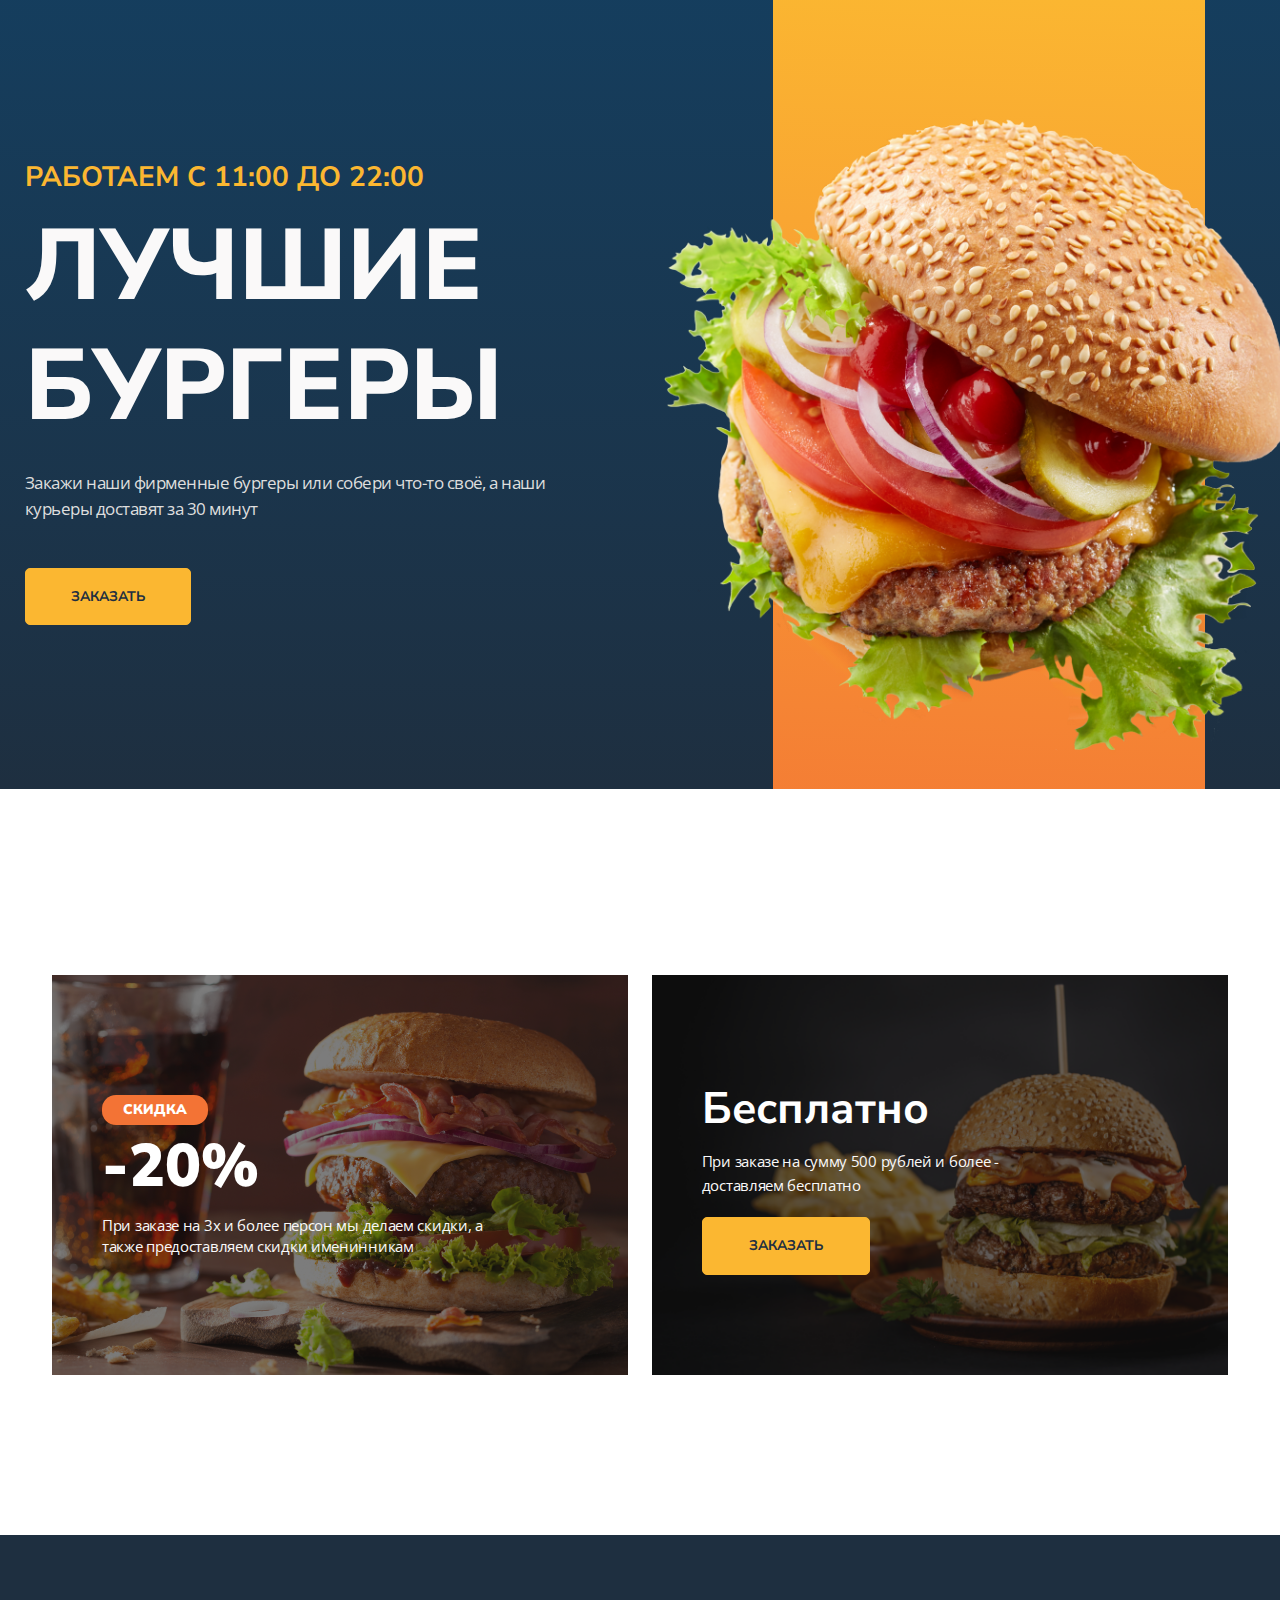
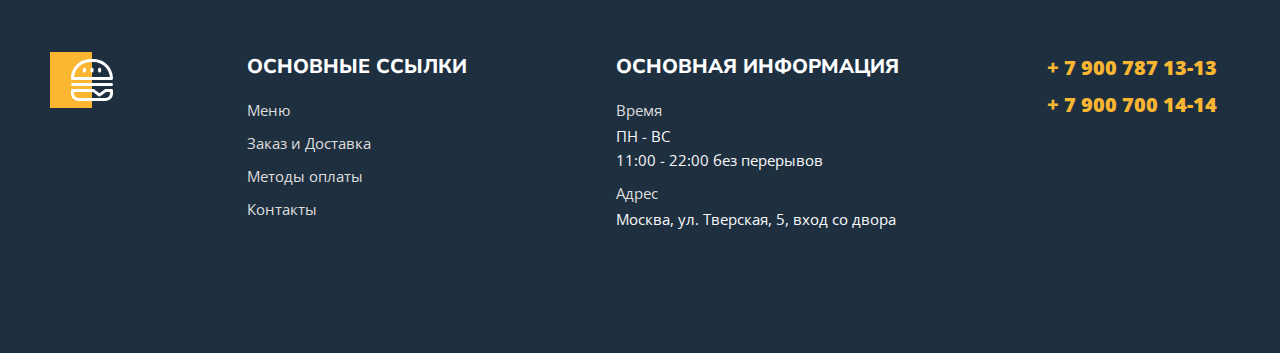
<file: index.html>
<!DOCTYPE html>
<html lang="ru">

<head>
    <meta charset="UTF-8">
    <meta http-equiv="X-UA-Compatible" content="IE=edge">
    <meta name="viewport" content="width=device-width, initial-scale=1.0">
    <title>Burgers</title>
    <link rel="preconnect" href="https://fonts.googleapis.com">
    <link rel="preconnect" href="https://fonts.gstatic.com" crossorigin>
    <link href="https://fonts.googleapis.com/css2?family=Nunito+Sans:wght@600;700;800;900&family=Open+Sans:wght@400;600;700&display=swap" rel="stylesheet">
	<link rel="stylesheet" href="css/normalize.css">
	<link rel="stylesheet" href="css/main.css">
	<link rel="apple-touch-icon" sizes="192x192" href="images/favicon/android-chrome-192x192.png">
	<link rel="icon" type="image/png" sizes="512x512" href="images/favicon/android-chrome-512x512.png">
	<link rel="icon" sizes="16x16" href="images/favicon/favicon.ico">
	<link rel="apple-touch-icon" sizes="180x180" href="images/favicon/apple-touch-icon.png">
	<link rel="icon" type="image/png" sizes="32x32" href="images/favicon/favicon-32x32.png">
	<link rel="icon" type="image/png" sizes="16x16" href="images/favicon/favicon-16x16.png">
	<link rel="mask-icon" href="images/favicon/safari-pinned-tab.svg" color="#5bbad5">
	<meta name="msapplication-TileColor" content="#da532c">
	<meta name="theme-color" content="#ffffff">
</head>

<body>
    <div class="main">
        <div class="wrapper">
            <div class="content">
                <h1 class="content-title">
                    <span>работаем с 11:00 до 22:00</span>
                    Лучшие бургеры
                </h1>
                <p class="content-text">
                    Закажи наши фирменные бургеры или собери что-то своё, а&nbsp;наши курьеры доставят
                    за&nbsp;30&nbsp;минут
                </p>
                <a class="content-link" href="menu.html">заказать</a>
            </div>
            <div class="visual">
                <div class="visual-bg"></div>
                <img src="images/burger.png" alt="картинка">
            </div>
        </div>
    </div>
    <div class="promo">
        <div class="wrapper wrapper-promo">
            <div class="promo-left">
                <p class="sale">скидка</p>
                <p class="cost">-20%</p>
                <p class="promo-description">При заказе на 3х и более персон мы делаем скидки, а также предоставляем скидки
                    именинникам</p>
            </div>
            <div class="promo-right">
                <p class="free">Бесплатно</p>
                <p class="promo-description">При заказе на сумму 500 рублей и более - доставляем бесплатно</p>
                <a class="order" href="menu.html">заказать</a>
            </div>
        </div>
    </div>
	<footer class="footer">
		<div class="container">
			<div class="footer-box">
				<div class="footer-item">
					<img class="footer-logo" src="images/logo-footer.svg" alt="логотип бургер">
				</div>
				<div class="footer-item">
					<h2>основные ссылки</h2>
					<ul class="footer-list">
						<li><a href="menu.html">Меню</a></li>
						<li><a href="contact.html">Заказ и Доставка</a></li>
						<li><a href="contact.html">Методы оплаты</a></li>
						<li><a href="contact.html">Контакты</a></li>
					</ul>
					<ul class="footer-list footer-lis-tel">
						<li>
							<a href="tel:+79007871313">+ 7 900 787 13-13</a>
						</li>
						<li>
							<a href="tel:+79007001414">+ 7 900 700 14-14</a>
						</li>
					</ul>
				</div>
				<div class="footer-item">
					<h2 class="footer-item-other">основная информация</h2>
					<ul class="footer-list">
						<li>
							<span>Время</span>
							ПН - ВС <br>
							11:00 - 22:00 без перерывов
						</li>
						<li>
							<span>Адрес</span>
							Москва, ул. Тверская, 5, вход со двора
						</li>
					</ul>
				</div>
				<div class="footer-tel">
					<ul class="footer-list footer-lis-tel">
						<li>
							<a href="tel:+79007871313">+ 7 900 787 13-13</a>
						</li>
						<li>
							<a href="tel:+79007001414">+ 7 900 700 14-14</a>
						</li>
					</ul>
				</div>
			</div>
		</div>
	</footer>

	<script src="index.js"></script>
</body>

</html>
</file>
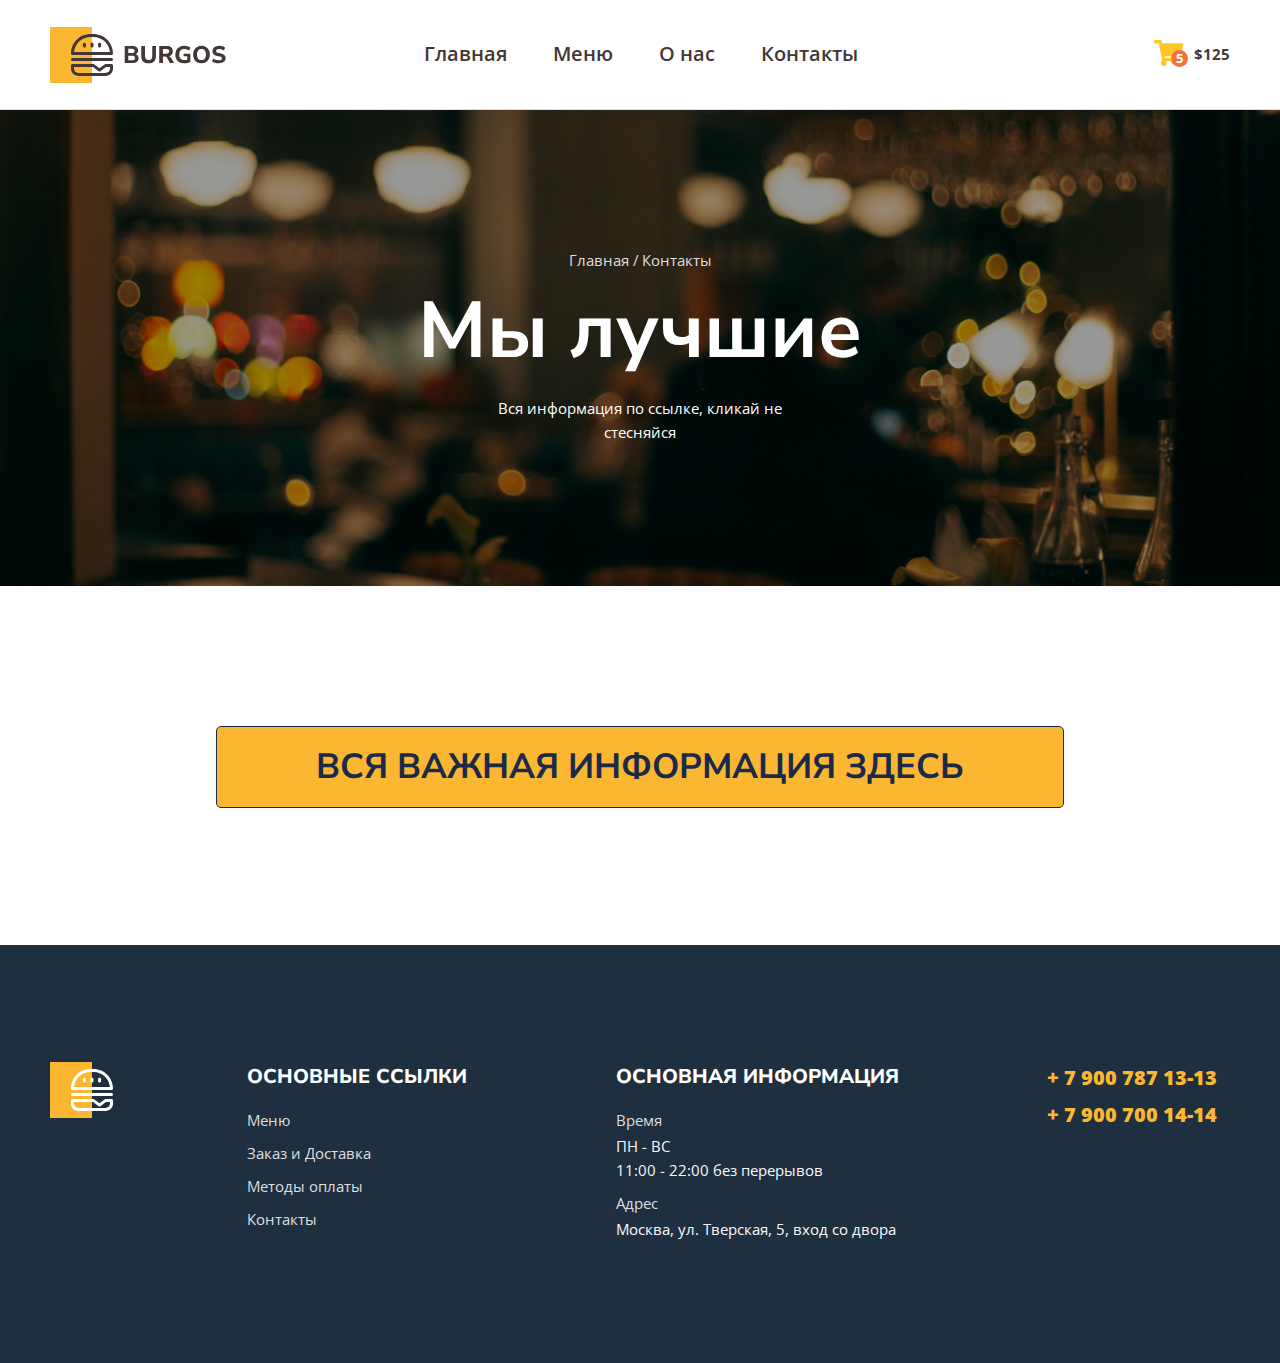
<file: about.html>
<!DOCTYPE html>
<html lang="ru">

<head>
	<meta charset="UTF-8">
	<meta http-equiv="X-UA-Compatible" content="IE=edge">
	<meta name="viewport" content="width=device-width, initial-scale=1.0">
	<title>Burger</title>
	<link rel="preconnect" href="https://fonts.googleapis.com">
	<link rel="preconnect" href="https://fonts.gstatic.com" crossorigin>
	<link href="https://fonts.googleapis.com/css2?family=Nunito+Sans:wght@600;700;800;900&family=Open+Sans:wght@400;600;700&display=swap" rel="stylesheet">
	<link rel="stylesheet" href="css/normalize.css">
	<link rel="stylesheet" href="css/main.css">
	<link rel="apple-touch-icon" sizes="192x192" href="images/favicon/android-chrome-192x192.png">
	<link rel="icon" type="image/png" sizes="512x512" href="images/favicon/android-chrome-512x512.png">
	<link rel="icon" sizes="16x16" href="images/favicon/favicon.ico">
	<link rel="apple-touch-icon" sizes="180x180" href="images/favicon/apple-touch-icon.png">
	<link rel="icon" type="image/png" sizes="32x32" href="images/favicon/favicon-32x32.png">
	<link rel="icon" type="image/png" sizes="16x16" href="images/favicon/favicon-16x16.png">
	<link rel="mask-icon" href="images/favicon/safari-pinned-tab.svg" color="#5bbad5">
	<meta name="msapplication-TileColor" content="#da532c">
	<meta name="theme-color" content="#ffffff">
</head>

<body>
	<header id="headerTop">
		<div class="container">
			<div class="header">
				<div class="header-burger">
					<button class="burger" onclick="openModal()"></button>
				</div>
				<div class="header-item">
					<a class="header-logo" href="index.html"></a>
					<nav>
						<ul class="header-nav">
							<li><a href="index.html">Главная</a></li>
							<li><a class="active" href="menu.html">Меню</a></li>
							<li><a href="about.html">О нас</a></li>
							<li><a href="contact.html">Контакты</a></li>
						</ul>
					</nav>
				</div>
				<button class="button" type="button">
					<span class="button-item">
						<img src="images/cart.svg" alt="Корзина">
						<span class="button-count">5</span>
					</span>
					<span class="button-text">$125</span>
				</button>
			</div>
		</div>
	</header>
	<div class="bg bg-contact">
		<div class="container">
			<ul class="breadcrumbs">
				<li><a href="index.html">Главная</a></li>
				<li><a href="contact.html">Контакты</a></li>
			</ul>
			<h1 class="title">Мы лучшие</h1>
			<p class="description">Вся информация по ссылке, кликай не стесняйся</p>
		</div>
	</div>
	<main>
        <div class="container">
            <div class="contact">
                <a class="about" href="https://github.com/ReshetnikovDmitriy">Вся важная информация здесь</a>
            </div>
        </div>
    </main>
    <footer class="footer">
		<div class="container">
			<div class="footer-box">
				<div class="footer-item">
					<img class="footer-logo" src="images/logo-footer.svg" alt="логотип бургер">
				</div>
				<div class="footer-item">
					<h2>основные ссылки</h2>
					<ul class="footer-list">
						<li><a href="menu.html">Меню</a></li>
						<li><a href="contact.html">Заказ и Доставка</a></li>
						<li><a href="contact.html">Методы оплаты</a></li>
						<li><a href="contact.html">Контакты</a></li>
					</ul>
					<ul class="footer-list footer-lis-tel">
						<li>
							<a href="tel:+79007871313">+ 7 900 787 13-13</a>
						</li>
						<li>
							<a href="tel:+79007001414">+ 7 900 700 14-14</a>
						</li>
					</ul>
				</div>
				<div class="footer-item">
					<h2 class="footer-item-other">основная информация</h2>
					<ul class="footer-list">
						<li>
							<span>Время</span>
							ПН - ВС <br>
							11:00 - 22:00 без перерывов
						</li>
						<li>
							<span>Адрес</span>
							Москва, ул. Тверская, 5, вход со двора
						</li>
					</ul>
				</div>
				<div class="footer-tel">
					<ul class="footer-list footer-lis-tel">
						<li>
							<a href="tel:+79007871313">+ 7 900 787 13-13</a>
						</li>
						<li>
							<a href="tel:+79007001414">+ 7 900 700 14-14</a>
						</li>
					</ul>
				</div>
			</div>
		</div>
	</footer>

	<div class="modal" id="modal">
		<ul class="header-nav">
			<li><a href="index.html">Главная</a></li>
			<li><a class="active" href="menu.html">Меню</a></li>
			<li><a href="#">О нас</a></li>
			<li><a href="contact.html">Контакты</a></li>
		</ul>
		<button class="burger-close" onclick="closeModal()"></button>
	</div>

	<script src="index.js"></script>
</body>

</html>
</file>
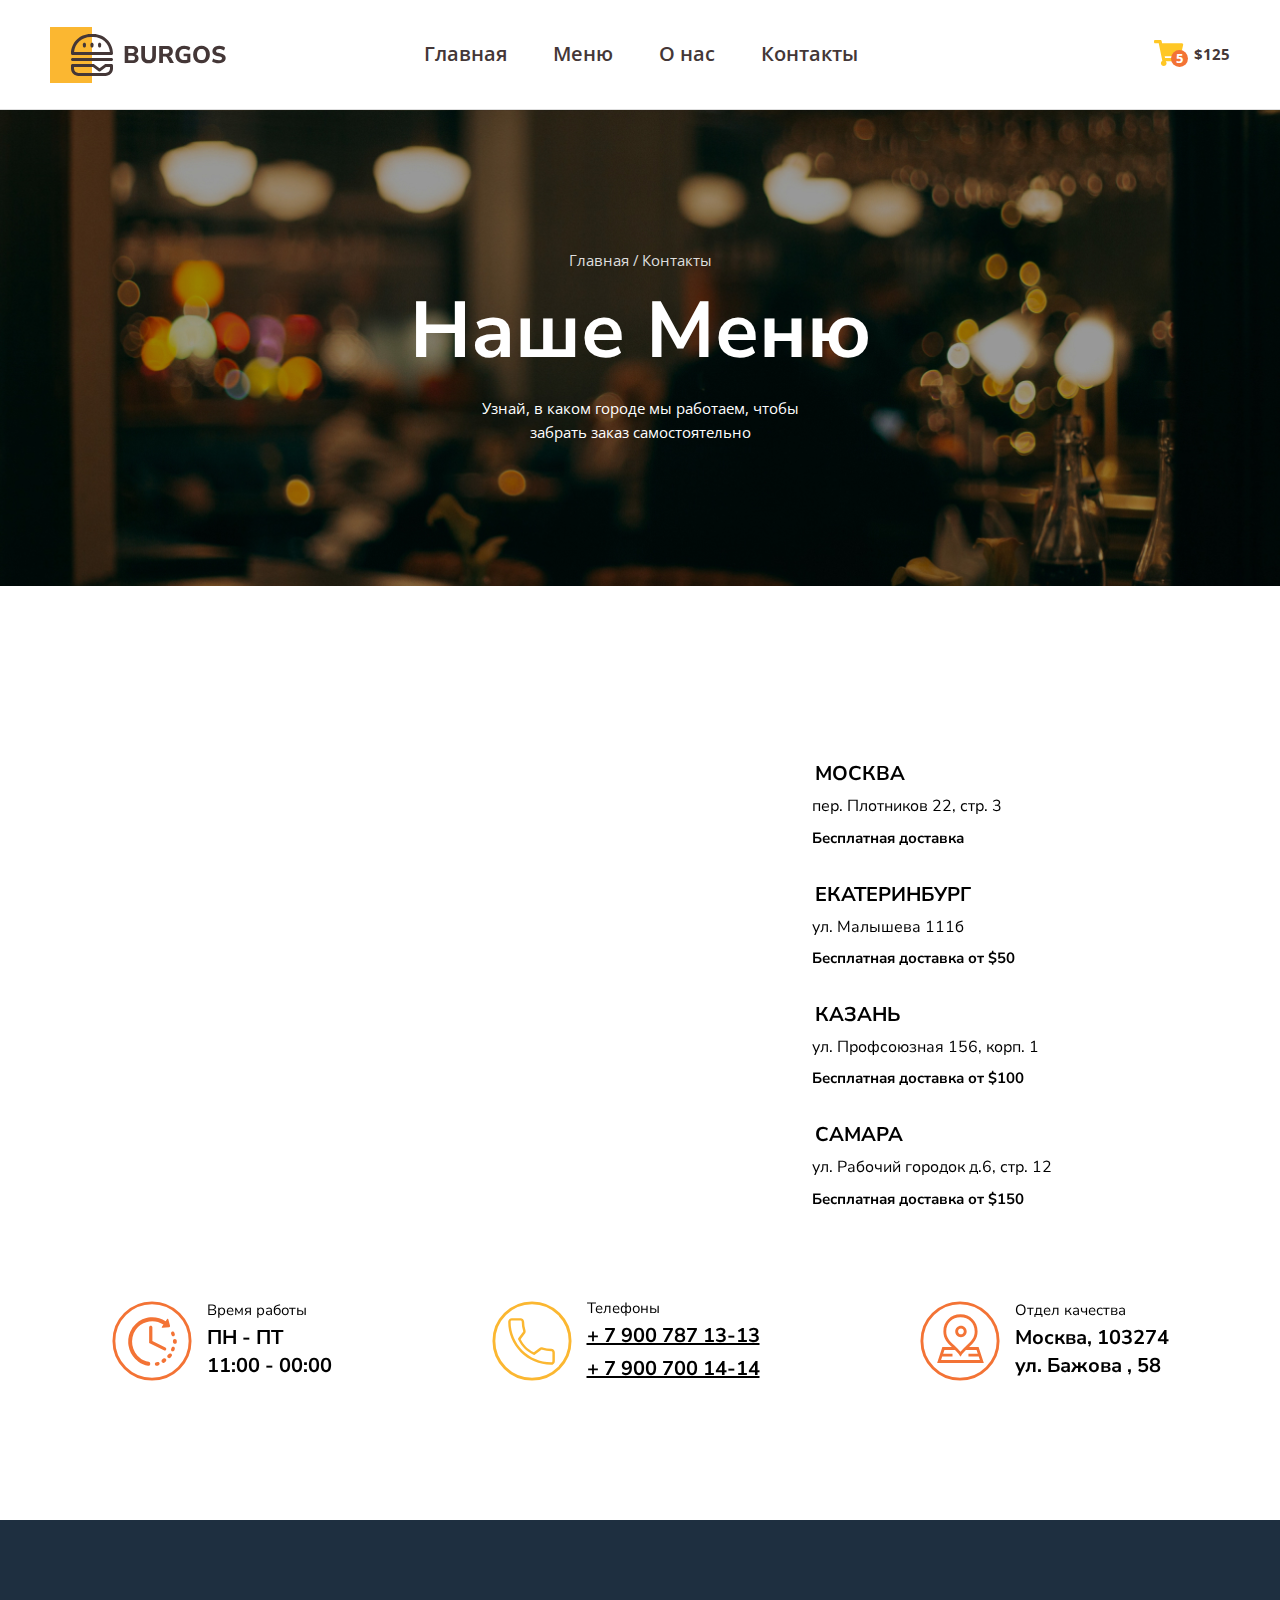
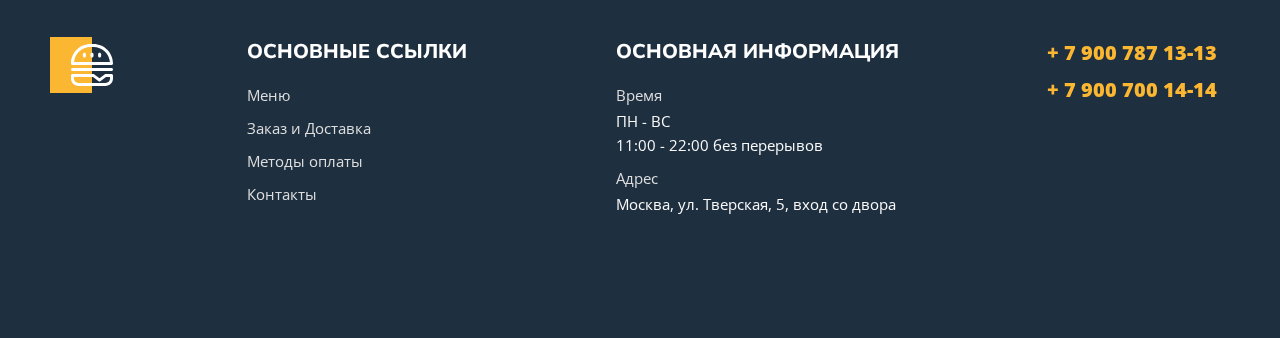
<file: contact.html>
<!DOCTYPE html>
<html lang="ru">

<head>
	<meta charset="UTF-8">
	<meta http-equiv="X-UA-Compatible" content="IE=edge">
	<meta name="viewport" content="width=device-width, initial-scale=1.0">
	<title>Burger</title>
	<link rel="preconnect" href="https://fonts.googleapis.com">
	<link rel="preconnect" href="https://fonts.gstatic.com" crossorigin>
	<link href="https://fonts.googleapis.com/css2?family=Nunito+Sans:wght@600;700;800;900&family=Open+Sans:wght@400;600;700&display=swap" rel="stylesheet">
	<link rel="stylesheet" href="css/normalize.css">
	<link rel="stylesheet" href="css/main.css">
	<link rel="apple-touch-icon" sizes="192x192" href="images/favicon/android-chrome-192x192.png">
	<link rel="icon" type="image/png" sizes="512x512" href="images/favicon/android-chrome-512x512.png">
	<link rel="icon" sizes="16x16" href="images/favicon/favicon.ico">
	<link rel="apple-touch-icon" sizes="180x180" href="images/favicon/apple-touch-icon.png">
	<link rel="icon" type="image/png" sizes="32x32" href="images/favicon/favicon-32x32.png">
	<link rel="icon" type="image/png" sizes="16x16" href="images/favicon/favicon-16x16.png">
	<link rel="mask-icon" href="images/favicon/safari-pinned-tab.svg" color="#5bbad5">
	<meta name="msapplication-TileColor" content="#da532c">
	<meta name="theme-color" content="#ffffff">
</head>

<body>
	<header id="headerTop">
		<div class="container">
			<div class="header">
				<div class="header-burger">
					<button class="burger" onclick="openModal()"></button>
				</div>
				<div class="header-item">
					<a class="header-logo" href="index.html"></a>
					<nav>
						<ul class="header-nav">
							<li><a href="index.html">Главная</a></li>
							<li><a class="active" href="menu.html">Меню</a></li>
							<li><a href="about.html">О нас</a></li>
							<li><a href="contact.html">Контакты</a></li>
						</ul>
					</nav>
				</div>
				<button class="button" type="button">
					<span class="button-item">
						<img src="images/cart.svg" alt="Корзина">
						<span class="button-count">5</span>
					</span>
					<span class="button-text">$125</span>
				</button>
			</div>
		</div>
	</header>
	<div class="bg bg-contact">
		<div class="container">
			<ul class="breadcrumbs">
				<li><a href="index.html">Главная</a></li>
				<li><a href="contact.html">Контакты</a></li>
			</ul>
			<h1 class="title">Наше Меню</h1>
			<p class="description">Узнай, в каком городе мы работаем, чтобы забрать заказ самостоятельно</p>
		</div>
	</div>
	<main>
        <div class="container">
            <div class="contact">
                <div class="contact-main">
                    <div class="contact-map">
                        <iframe src="https://yandex.ru/map-widget/v1/?um=constructor%3Ac8193707eead378d6ae5c04ae284e04d7f172a7f9aa5565bdbd8acbd61158dea&amp;source=constructor" width="100%" height="509" frameborder="0"></iframe>
                    </div>
                    <ul class="contact-adress">
                        <li>
                            <span>Москва</span>
                            пер. Плотников 22, стр. 3
                            <span>Бесплатная доставка</span>
                        </li>
                        <li>
                            <span>Екатеринбург</span>
                            ул. Малышева 111б
                            <span>Бесплатная доставка от $50</span>
                        </li>
                        <li>
                            <span>Казань</span>
                            ул. Профсоюзная 156, корп. 1
                            <span>Бесплатная доставка от $100</span>
                        </li>
                        <li>
                            <span>Самара</span>
                            ул. Рабочий городок д.6, стр. 12
                            <span>Бесплатная доставка от $150</span>
                        </li>
                    </ul>
                </div>
                <ul class="contact-additionally">
                    <li>
                        <span>
                            Время работы
                            <span class="contact-info">
                                ПН - ПТ<br>
                                11:00 - 00:00
                            </span>
                        </span>
                    </li>
                    <li>
                        <span>
                            Телефоны
                            <a class="contact-tel" href="tel:+79007871313">+ 7 900 787 13-13</a>
                            <a class="contact-tel" href="tel:+79007001414">+ 7 900 700 14-14</a>
                        </span>
                    </li>
                    <li>
                        <span>
                            Отдел качества
                            <span class="contact-info">
                                Москва, 103274<br>
                                ул. Бажова , 58
                            </span>
                        </span>
                        
                    </li>
                </ul>
            </div>
        </div>
    </main>
    <footer class="footer">
		<div class="container">
			<div class="footer-box">
				<div class="footer-item">
					<img class="footer-logo" src="images/logo-footer.svg" alt="логотип бургер">
				</div>
				<div class="footer-item">
					<h2>основные ссылки</h2>
					<ul class="footer-list">
						<li><a href="menu.html">Меню</a></li>
						<li><a href="#">Заказ и Доставка</a></li>
						<li><a href="#">Методы оплаты</a></li>
						<li><a href="#">Контакты</a></li>
					</ul>
					<ul class="footer-list footer-lis-tel">
						<li>
							<a href="tel:+79007871313">+ 7 900 787 13-13</a>
						</li>
						<li>
							<a href="tel:+79007001414">+ 7 900 700 14-14</a>
						</li>
					</ul>
				</div>
				<div class="footer-item">
					<h2 class="footer-item-other">основная информация</h2>
					<ul class="footer-list">
						<li>
							<span>Время</span>
							ПН - ВС <br>
							11:00 - 22:00 без перерывов
						</li>
						<li>
							<span>Адрес</span>
							Москва, ул. Тверская, 5, вход со двора
						</li>
					</ul>
				</div>
				<div class="footer-tel">
					<ul class="footer-list footer-lis-tel">
						<li>
							<a href="tel:+79007871313">+ 7 900 787 13-13</a>
						</li>
						<li>
							<a href="tel:+79007001414">+ 7 900 700 14-14</a>
						</li>
					</ul>
				</div>
			</div>
		</div>
	</footer>

	<a href="#headerTop" class="button-up hidden" id="btnUp">Наверх</a>

	<div class="modal" id="modal">
		<ul class="header-nav">
			<li><a href="index.html">Главная</a></li>
			<li><a class="active" href="menu.html">Меню</a></li>
			<li><a href="about.html">О нас</a></li>
			<li><a href="contact.html">Контакты</a></li>
		</ul>
		<button class="burger-close" onclick="closeModal()"></button>
	</div>

	<script src="index.js"></script>
</body>

</html>
</file>
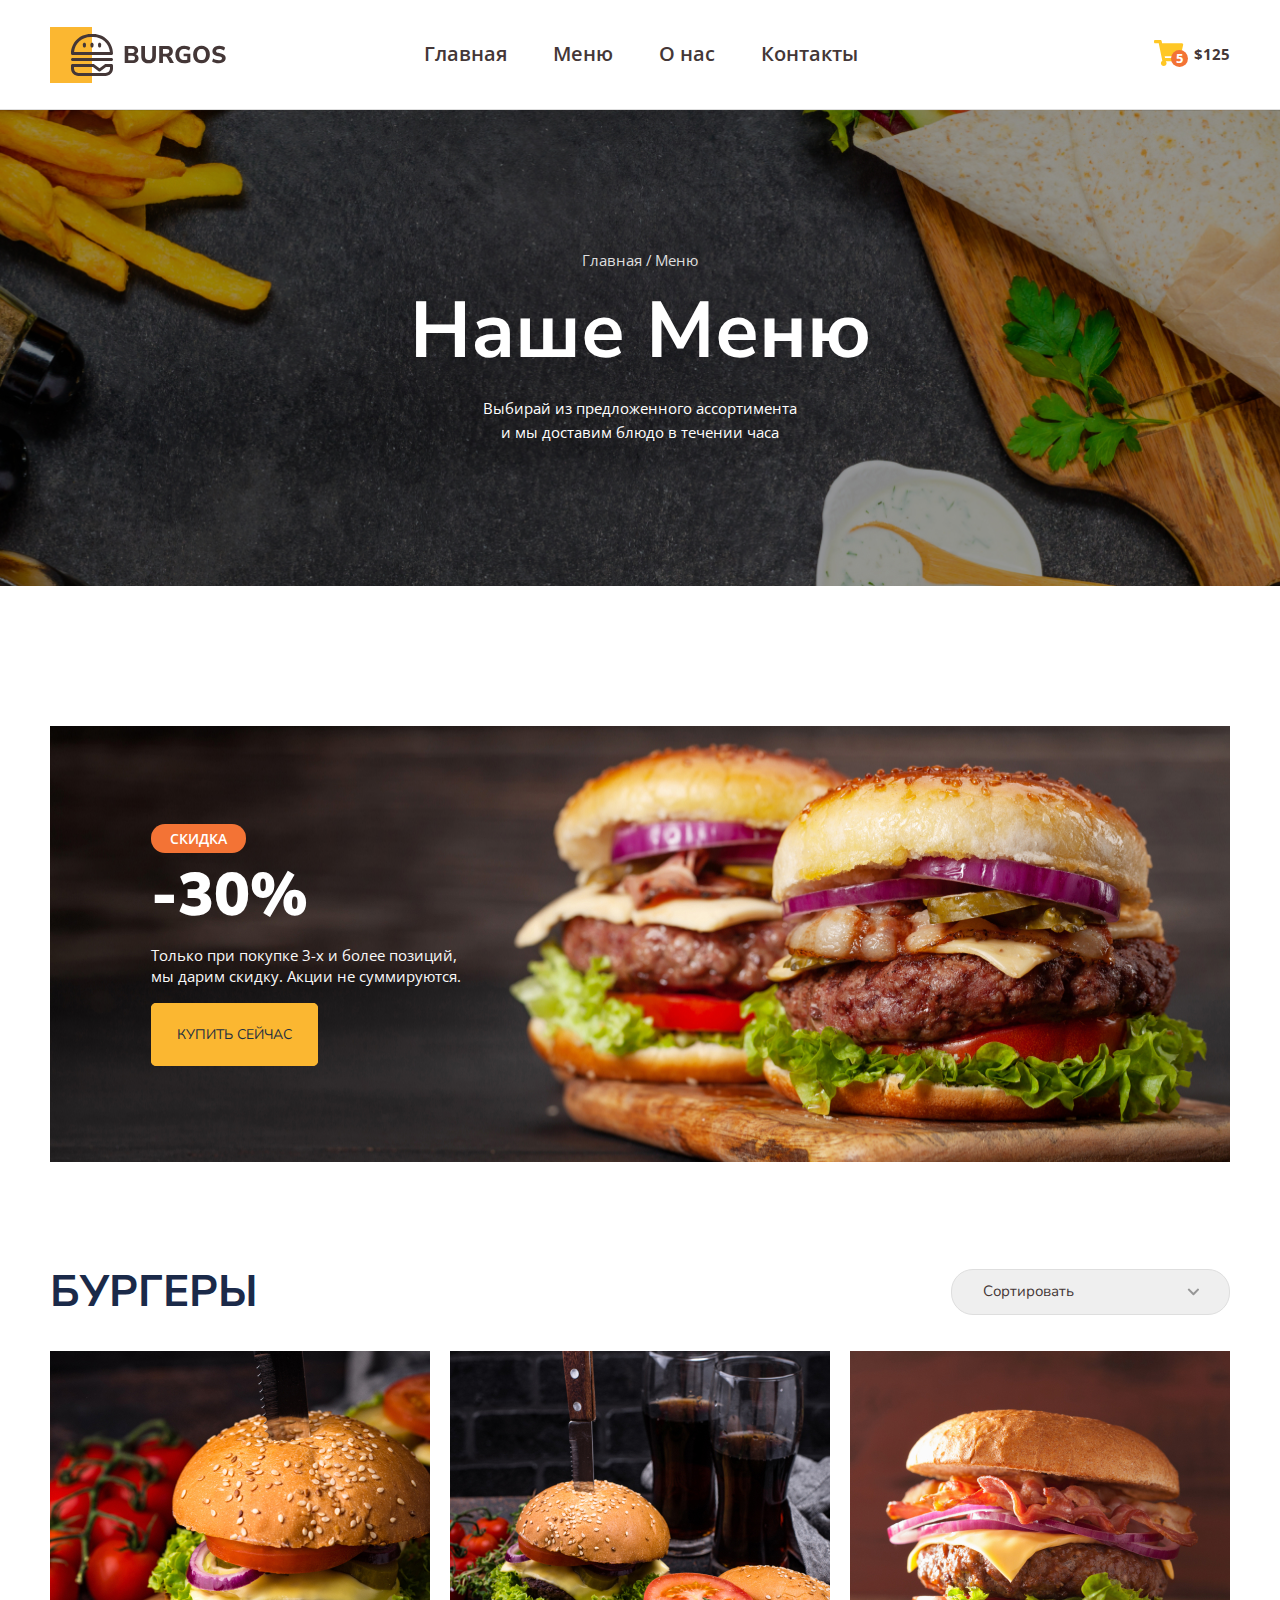
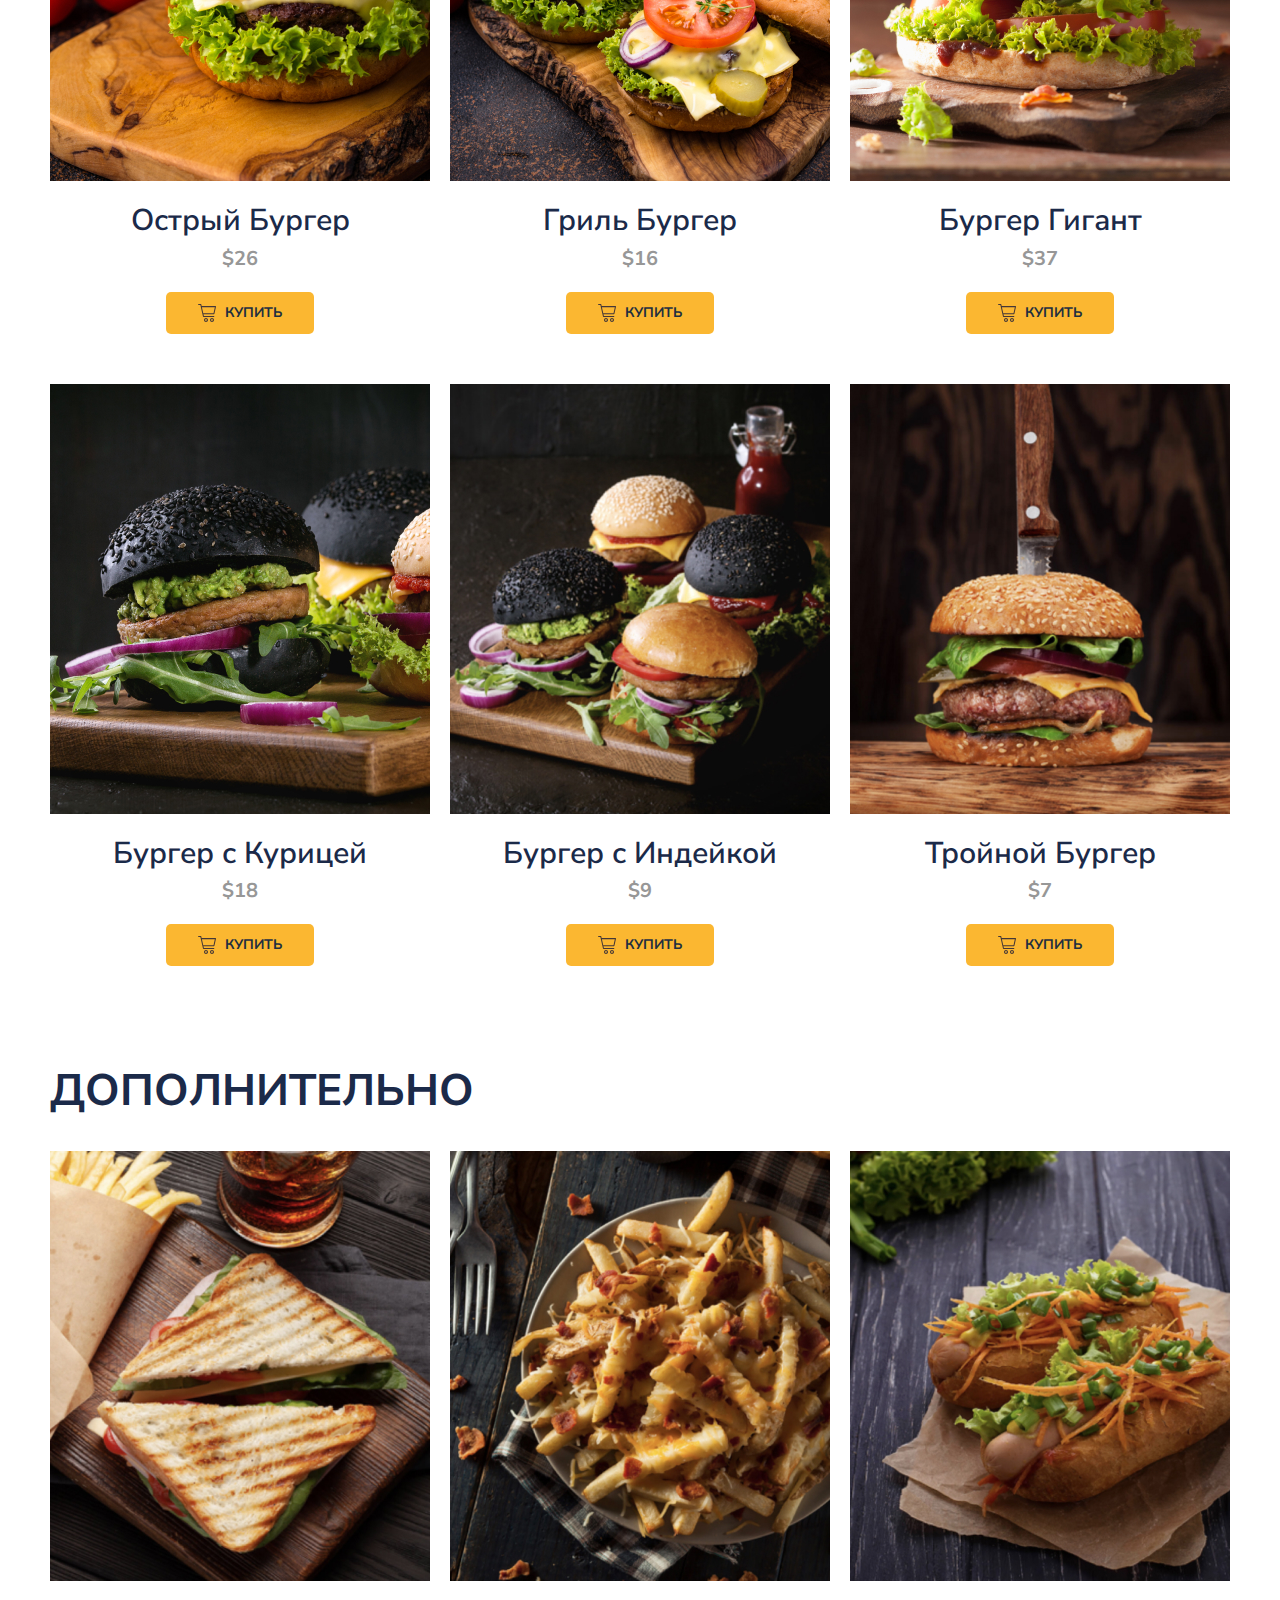
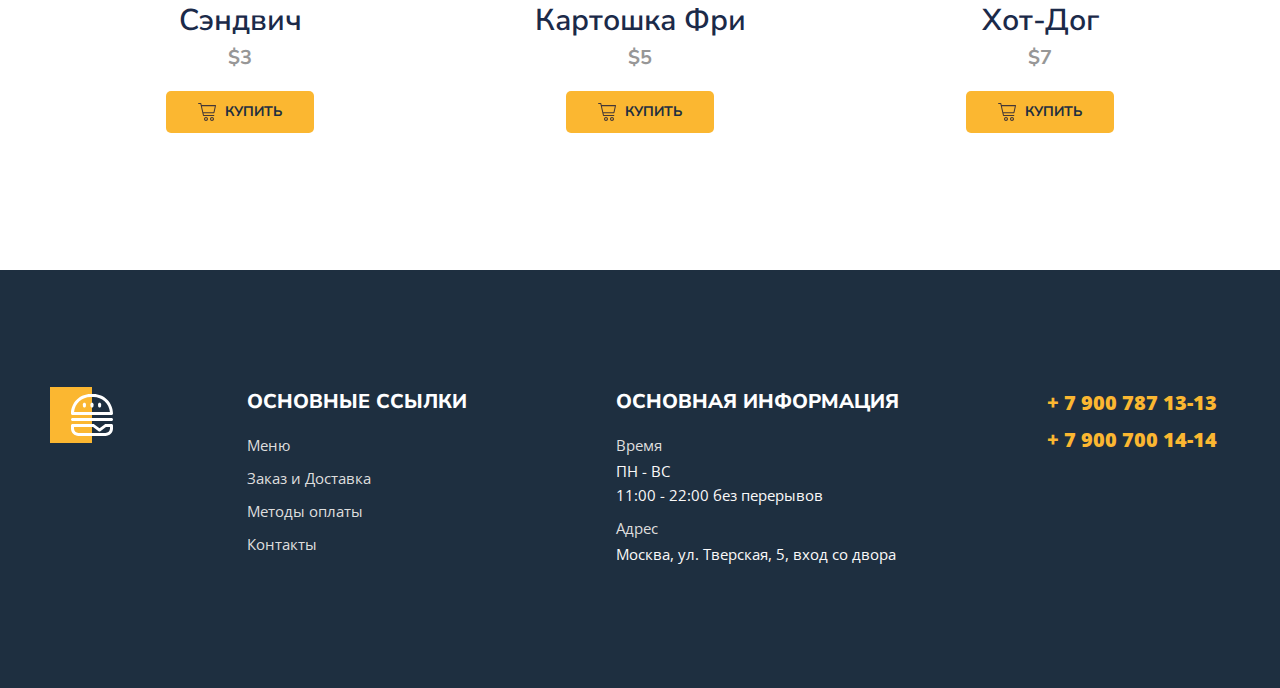
<file: menu.html>
<!DOCTYPE html>
<html lang="ru">

<head>
	<meta charset="UTF-8">
	<meta http-equiv="X-UA-Compatible" content="IE=edge">
	<meta name="viewport" content="width=device-width, initial-scale=1.0">
	<title>Burger</title>
	<link rel="preconnect" href="https://fonts.googleapis.com">
	<link rel="preconnect" href="https://fonts.gstatic.com" crossorigin>
	<link href="https://fonts.googleapis.com/css2?family=Nunito+Sans:wght@600;700;800;900&family=Open+Sans:wght@400;600;700&display=swap" rel="stylesheet">
	<link rel="stylesheet" href="css/normalize.css">
	<link rel="stylesheet" href="css/main.css">
	<link rel="apple-touch-icon" sizes="192x192" href="images/favicon/android-chrome-192x192.png">
	<link rel="icon" type="image/png" sizes="512x512" href="images/favicon/android-chrome-512x512.png">
	<link rel="icon" sizes="16x16" href="images/favicon/favicon.ico">
	<link rel="apple-touch-icon" sizes="180x180" href="images/favicon/apple-touch-icon.png">
	<link rel="icon" type="image/png" sizes="32x32" href="images/favicon/favicon-32x32.png">
	<link rel="icon" type="image/png" sizes="16x16" href="images/favicon/favicon-16x16.png">
	<link rel="mask-icon" href="images/favicon/safari-pinned-tab.svg" color="#5bbad5">
	<meta name="msapplication-TileColor" content="#da532c">
	<meta name="theme-color" content="#ffffff">
</head>

<body>
	<header id="headerTop">
		<div class="container">
			<div class="header">
				<div class="header-burger">
					<button class="burger" onclick="openModal()"></button>
				</div>
				<div class="header-item">
					<a class="header-logo" href="index.html"></a>
					<nav>
						<ul class="header-nav">
							<li><a href="index.html">Главная</a></li>
							<li><a class="active" href="menu.html">Меню</a></li>
							<li><a href="about.html">О нас</a></li>
							<li><a href="contact.html">Контакты</a></li>
						</ul>
					</nav>
				</div>
				<button class="button" type="button">
					<span class="button-item">
						<img src="images/cart.svg" alt="Корзина">
						<span class="button-count">5</span>
					</span>
					<span class="button-text">$125</span>
				</button>
			</div>
		</div>
	</header>
	<div class="bg">
		<div class="container">
			<ul class="breadcrumbs">
				<li><a href="index.html">Главная</a></li>
				<li><a href="#">Меню</a></li>
			</ul>
			<h1 class="title">Наше Меню</h1>
			<p class="description">Выбирай из предложенного ассортимента и мы доставим блюдо в течении часа</p>
		</div>
	</div>
	<main>
		<div class="banner">
			<div class="container">
				<div class="banner-box">
					<h2 class="banner-title">
						<span>скидка</span>
						-30%
					</h2>
					<p class="banner-text">Только при покупке 3-х и более позиций,
						мы&nbsp;дарим скидку. Акции не суммируются.</p>
					<a class="banner-link" href="#menuBurger">купить сейчас</a>
				</div>
			</div>
		</div>
		<section class="menu" id="menuBurger">
			<div class="container">
				<div class="menu-header">
					<h2 class="menu-title">Бургеры</h2>
					<select class="menu-select">
						<option value="">Сортировать</option>
						<option value="">По возрастанию</option>
						<option value="">По убыванию</option>
					</select>
				</div>
				<div class="menu-grid">
					<div class="menu-grid-item">
						<div class="menu-grid-cover">
							<img src="images/menu/01.jpg" alt="Острый Бургер">
						</div>
						<p class="menu-grid-title">Острый Бургер</p>
						<p class="menu-grid-price">$26</p>
						<button class="menu-grid-btn" type="button">
							<span class="menu-grid-icon"></span>
							<span class="menu-grid-text">купить</span>
						</button>
					</div>
					<div class="menu-grid-item">
						<div class="menu-grid-cover">
							<img src="images/menu/02.jpg" alt="Гриль Бургер">
						</div>
						<p class="menu-grid-title">Гриль Бургер</p>
						<p class="menu-grid-price">$16</p>
						<button class="menu-grid-btn" type="button">
							<span class="menu-grid-icon"></span>
							<span class="menu-grid-text">купить</span>
						</button>
					</div>
					<div class="menu-grid-item">
						<div class="menu-grid-cover">
							<img src="images/menu/03.jpg" alt="Бургер Гигант">
						</div>
						<p class="menu-grid-title">Бургер Гигант</p>
						<p class="menu-grid-price">$37</p>
						<button class="menu-grid-btn" type="button">
							<span class="menu-grid-icon"></span>
							<span class="menu-grid-text">купить</span>
						</button>
					</div>
					<div class="menu-grid-item">
						<div class="menu-grid-cover">
							<img src="images/menu/04.jpg" alt="Бургер с Курицей">
						</div>
						<p class="menu-grid-title">Бургер с Курицей</p>
						<p class="menu-grid-price">$18</p>
						<button class="menu-grid-btn" type="button">
							<span class="menu-grid-icon"></span>
							<span class="menu-grid-text">купить</span>
						</button>
					</div>
					<div class="menu-grid-item">
						<div class="menu-grid-cover">
							<img src="images/menu/05.jpg" alt="Бургер с Индейкой">
						</div>
						<p class="menu-grid-title">Бургер с Индейкой</p>
						<p class="menu-grid-price">$9</p>
						<button class="menu-grid-btn" type="button">
							<span class="menu-grid-icon"></span>
							<span class="menu-grid-text">купить</span>
						</button>
					</div>
					<div class="menu-grid-item">
						<div class="menu-grid-cover">
							<img src="images/menu/06.jpg" alt="Тройной Бургер">
						</div>
						<p class="menu-grid-title">Тройной Бургер</p>
						<p class="menu-grid-price">$7</p>
						<button class="menu-grid-btn" type="button">
							<span class="menu-grid-icon"></span>
							<span class="menu-grid-text">купить</span>
						</button>
					</div>
				</div>
			</div>
		</section>
		<section class="menu menu-other">
			<div class="container">
				<div class="menu-header menu-header-other">
					<h2 class="menu-title">Дополнительно</h2>
				</div>
				<div class="menu-grid">
					<div class="menu-grid-item">
						<div class="menu-grid-cover">
							<img src="images/07.jpg" alt="Сэндвич">
						</div>
						<p class="menu-grid-title">Сэндвич</p>
						<p class="menu-grid-price">$3</p>
						<button class="menu-grid-btn" type="button">
							<span class="menu-grid-icon"></span>
							<span class="menu-grid-text">купить</span>
						</button>
					</div>
					<div class="menu-grid-item">
						<div class="menu-grid-cover">
							<img src="images/08.jpg" alt="Картошка Фри">
						</div>
						<p class="menu-grid-title">Картошка Фри</p>
						<p class="menu-grid-price">$5</p>
						<button class="menu-grid-btn" type="button">
							<span class="menu-grid-icon"></span>
							<span class="menu-grid-text">купить</span>
						</button>
					</div>
					<div class="menu-grid-item">
						<div class="menu-grid-cover">
							<img src="images/09.jpg" alt="Хот-Дог">
						</div>
						<p class="menu-grid-title">Хот-Дог</p>
						<p class="menu-grid-price">$7</p>
						<button class="menu-grid-btn" type="button">
							<span class="menu-grid-icon"></span>
							<span class="menu-grid-text">купить</span>
						</button>
					</div>
				</div>
			</div>
		</section>
	</main>
	<footer class="footer">
		<div class="container">
			<div class="footer-box">
				<div class="footer-item">
					<img class="footer-logo" src="images/logo-footer.svg" alt="логотип бургер">
				</div>
				<div class="footer-item">
					<h2>основные ссылки</h2>
					<ul class="footer-list">
						<li><a href="menu.html">Меню</a></li>
						<li><a href="contact.html">Заказ и Доставка</a></li>
						<li><a href="contact.html">Методы оплаты</a></li>
						<li><a href="about.html">Контакты</a></li>
					</ul>
					<ul class="footer-list footer-lis-tel">
						<li>
							<a href="tel:+79007871313">+ 7 900 787 13-13</a>
						</li>
						<li>
							<a href="tel:+79007001414">+ 7 900 700 14-14</a>
						</li>
					</ul>
				</div>
				<div class="footer-item">
					<h2 class="footer-item-other">основная информация</h2>
					<ul class="footer-list">
						<li>
							<span>Время</span>
							ПН - ВС <br>
							11:00 - 22:00 без перерывов
						</li>
						<li>
							<span>Адрес</span>
							Москва, ул. Тверская, 5, вход со двора
						</li>
					</ul>
				</div>
				<div class="footer-tel">
					<ul class="footer-list footer-lis-tel">
						<li>
							<a href="tel:+79007871313">+ 7 900 787 13-13</a>
						</li>
						<li>
							<a href="tel:+79007001414">+ 7 900 700 14-14</a>
						</li>
					</ul>
				</div>
			</div>
		</div>
	</footer>

	<a href="#headerTop" class="button-up hidden" id="btnUp">Наверх</a>

	<div class="modal" id="modal">
		<ul class="header-nav">
			<li><a href="index.html">Главная</a></li>
			<li><a class="active" href="menu.html">Меню</a></li>
			<li><a href="#">О нас</a></li>
			<li><a href="contact.html">Контакты</a></li>
		</ul>
		<button class="burger-close" onclick="closeModal()"></button>
	</div>

	<script src="index.js"></script>
</body>

</html>
</file>
<file: css/main.css>
body {
	font-family: 'Nunito Sans', sans-serif;
	/* font-family: 'Open Sans', sans-serif; */
}

.container{
	max-width: 1180px;
	margin: 0 auto;
	padding-left: 15px;
	padding-right: 15px;
}

header {
	border-bottom: 1px solid #DEDEDE;
}

.header {
	font-family: 'Open Sans', sans-serif;
	display: flex;
	justify-content: space-between;
	align-items: center;
	padding-top: 26px;
	padding-bottom: 25px;
}

.header-item {
	display: flex;
	justify-content: space-between;
	align-items: center;
	flex-basis: 68.5%;
}

.header-logo {
	display: block;
	background-image: url(../images/logo.svg);
	background-repeat: no-repeat;
	background-size: cover;
	width: 176px;
	height: 56px;
}

.header-nav {
	display: flex;
	gap: 46px;
	list-style-type: none;
	padding-left: 0;
}

.header-nav a {
	text-decoration: none;
	color: #443737;
	font-size: 20px;
	font-weight: 600;
	transition: 1s;
}

.header-nav a:hover {
	color: #FFC725;
}

.header-nav a::after {
	content: '';
	width: 100%;
	height: 3px;
	border-radius: 1.5px;
	background: transparent;
	display: block;
}

.header-nav a:hover::after {
	background: #FFC725;
}

.button {
	display: flex;
	align-items: center;
	gap: 10px;
	border: none;
	background-color: transparent;
	padding: 0;
	cursor: pointer;
	transition: 1s;
}

.button-item {
	position: relative;
}

.button-count {
	color: #FFF;
	font-size: 13px;
	font-weight: 700;
	background: #F37335;
	border-radius: 100%;
	position: absolute;
	width: 17px;
	height: 17px;
	line-height: 1.3;
	bottom: 3px;
	right: -4px;
}

.button-text {
	color: #443737;
	font-size: 15px;
	font-weight: 700;
	font-family: 'Open Sans', sans-serif;
}

.bg {
	text-align: center;
	color: #FFF;
	background-image: url(../images/bg.jpg);
	background-size: cover;
	background-position: center center;
	padding: 142px 0;
	margin-bottom: 140px;
}

.bg-contact {
	text-align: center;
	color: #FFF;
	background-image: url(../images/bg-contact.jpg);
	background-size: cover;
	background-position: center center;
	padding: 142px 0;
	margin-bottom: 140px;
}

.breadcrumbs {
	display: flex;
	justify-content: center;
	list-style-type: none;
	padding-left: 0;
	margin-top: 0;
	gap: 7px;
}

.breadcrumbs a {
	color: #DEDEDE;
	font-size: 15px;
	font-family: Open Sans;
	text-decoration: none;
	transition: 1s;
	}

.breadcrumbs a:hover {
	color: #FFC725;
}

.breadcrumbs a::before {
	content: '/';
	position: relative;
	left: -3px;
	pointer-events: none;
}

.breadcrumbs a:hover::before {
	color: #DEDEDE;
}

.breadcrumbs li:first-child a::before {
	display: none;
}

.title {
	font-size: 79px;
	font-weight: 700;
	margin-top: 16px;
	margin-bottom: 19px;
}

.description {
	text-align: center;
	font-size: 15px;
	line-height: 1.6;
	font-family: Open Sans;
	margin: 0 auto;
	max-width: 320px;
}

.banner-box {
	background-image: url(../images/banner.jpg);
	background-repeat: no-repeat;
	background-position: 0 center;
	background-size: cover;
	padding: 98px 100px 118px 101px;
	margin-bottom: 80px;
}

.banner-title {
	color: #FFF;
	font-size: 60px;
	font-weight: 900;
	line-height: 1.4;
	text-transform: uppercase;
	margin-top: 0;
	margin-bottom: 8px;
	}

 .banner-title span {
	display: block;
	border-radius: 14px;
	background: #F37335;
	max-width: 95px;
	color: #FFF;
	font-size: 14px;
	font-family: Open Sans;
	font-weight: 600;
	line-height: 1.5;
	text-transform: uppercase;
	text-align: center;
	padding: 4px 0;
}

.banner-text {
	font-family: 'Open Sans', sans-serif;
	color: #FAF9F9;
	font-size: 15px;
	line-height: 1.4;
	max-width: 353px;
	margin-top: 0;
	margin-bottom: 38px;
}

.banner-link {
	color: #1E2F40;
	background-color: #FBB731;
	text-decoration: none;
	border-radius: 5px;
	text-transform: uppercase;
	font-size: 14px;
	padding: 21px 25px;
	border: 1px solid #FBB731;
	transition: 0.6s;
}

.banner-link:hover {
	background-color: transparent;
	color: #FBB731;
}

.menu {
	padding-top: 20px;
}

.menu-header {
	display: flex;
	justify-content: space-between;
	align-items: center;
	margin-bottom: 34px;
	padding-top: 5px;
}

.menu-title {
	color: #1B2A49;
	font-size: 44px;
	font-weight: 700;
	text-transform: uppercase;
	margin: 0;
}

.menu-select {
	border-radius: 22px;
	border: 1px solid #DEDEDE;
	color: #443737;
	font-size: 15px;
	padding: 13px 30px 13px 31px;
	appearance: none;
	flex-basis: 279px;
	background-image: url(../images/arrow.svg);
	background-size: 13px 8px;
	background-repeat: no-repeat;
	background-position: 89% center;
}

.menu-grid {
	display: grid;
	grid-template-columns: repeat(3, 1fr);
	gap: 50px 20px;
	text-align: center;
	margin-bottom: 100px;
}

.menu-grid-cover {
	width: 100%;
	height: 430px;
	position: relative;
	overflow: hidden;
	margin-bottom: 23px;
}
.menu-grid-cover img {
	position: absolute;
	left: 50%;
	top: 50%;
	transform: translate(-50%, -50%);
	width: 100%;
	height: 430px;
	object-fit: cover;
}

.menu-grid-title {
	color: #1B2A49;
	font-size: 30px;
	font-weight: 600;
	margin: 0;
}

.menu-grid-price {
	color: #979797;
	font-size: 20px;
	font-weight: 700;
	margin-top: 8px;
	margin-bottom: 22px;
}

.menu-grid-btn {
	display: flex;
	align-items: center;
	justify-content: center;
	gap: 9px;
	border: none;
	border-radius: 5px;
	background-color: #FBB731;
	padding: 12px 32px;
	margin: 0 auto;
	cursor: pointer;
	transition: 0.6s;
}

.menu-grid-btn:hover {
	background-color: #F37335;
}

.menu-grid-icon {
	background-image: url(../images/menu/cart-menu.svg);
	background-repeat: no-repeat;
	background-size: cover;
	display: block;
	width: 18px;
	height: 18px;
}

.menu-grid-text {
	color: #1E2F40;
	font-size: 14px;
	font-weight: 700;
	text-transform: uppercase;
}

.menu-other {
	padding-top: 0;
	margin-top: 0;
}

.menu-header-other {
	padding-top: 0;
}

.footer {
    background: #1E2F40;
    color: #fff;
    padding-top: 117px;
    padding-bottom: 106px;
	margin-top: 137px;
}

.footer-box {
	display: flex;
	justify-content: space-between;
	gap: 20px;
}

.footer-logo {
    width: 63px;
    height: 56px;
}

.footer-item h2 {
    font-size: 20px;
    font-weight: 800;
    text-transform: uppercase;
    margin-bottom: 16px;
	margin-top: 0;
	margin-right: 14px;
	line-height: 1.5;
}

.footer-list li {
    margin-bottom: 9px;
    font-family: 'Open Sans', sans-serif;
    font-size: 15px;
    color: #FAF9F9;
    line-height: 24px;
}

.footer-list a {
    color: #DEDEDE;
    text-decoration: none;
	transition: 1s;
}

.footer-list a:hover {
	color: #FBB731;
}

.footer-item span {
    color: #DEDEDE;
    display: block;
    font-weight: 400;
    margin-bottom: 2px;
}

.footer-lis-tel {
	margin-top: 4px;
    margin-right: 13px;
}

.footer-lis-tel li {
    margin-bottom: 12px;
}

.footer-lis-tel a {
    font-size: 20px;
    color: #FBB731;
	font-weight: 900;
	transition: 1s;
}

.footer-lis-tel a:hover {
	color: #FFF;
}

.footer-list {
	padding-left: 0;
	list-style-type: none;
	padding-right: 0;
}

.button-up {
	font-weight: 700;
	font-size: 14px;
	background-color: #FBB731;
	text-transform: uppercase;
	color: #1E2F40;
	text-decoration: none;
	padding: 5px 20px;
	position: fixed;
	bottom: 20px;
	right: 20px;
	border-radius: 5px;
	transition: 1s;
}

.button-up:hover {
	background-color: #F37335;
}

.button-up.hidden {
	opacity: 0;
}

.button-up.visible {
	opacity: 1;
}

/* styles index.html */

.main {
    background: linear-gradient(180deg, #0C4C7B -100%, #1E2F40 100%);
}

.wrapper {
    max-width: 1180px;
    margin: 0 auto;
    display: flex;
    justify-content: space-between;
}

.content {
    color: #FAF9F9;
    flex: 0 0 580px;
    padding-top: 158px;
    padding-bottom: 164px;
}

.content-title {
    font-size: 120px;
    font-weight: 800;
    text-transform: uppercase;
    line-height: 1.2;
    margin-bottom: 0;
	margin-top: 0;
}

.content-title span {
    color: #FBB731;
    font-weight: 700;
    font-size: 30px;
    line-height: 38px;
    display: block;
    margin-bottom: 10px;
}

.content-text {
    font-family: 'Open Sans', sans-serif;
    font-weight: 400;
    font-size: 19px;
    line-height: 1.5;
	letter-spacing: -0.03em;
    color: #DEDEDE;
    margin-bottom: 47px;
	margin-top: 24px;
    /* max-width: 524px; */
}

.content-link,
.promo a {
    color: #1E2F40;
    background-color: #FBB731;
	border: 1px solid #FBB731;
    border-radius: 5px;
    font-weight: 700;
    font-size: 14px;
    line-height: 1.1;
    text-align: center;
    text-transform: uppercase;
    padding: 20px 45px;
    display: inline-block;
	text-decoration: none;
	transition: 0.3s;
    /* max-width: 170px; */
}
.promo a {
	line-height: 1.4;
	padding: 18px 46px;
    margin-top: 0px;
}

.content-link:hover {
	background-color: transparent;
	color: #FBB731;
}

.promo a:hover {
	background-color: transparent;
	color: #FBB731;
}

.visual {
    flex-grow: 1;
    display: flex;
    justify-content: flex-end;
    position: relative;
}

.visual-bg {
    width: 432px;
    height: 100%;
    background: linear-gradient(2.42deg, #F37335 -19.6%, #FBB731 100.79%, #FDC830 100.79%);
}

.main img {
    width: 829px;
    position: absolute;
    right: -168px;
	top: -12px;
}

.promo {
	padding: 186px 27px 23px 27px;
}

.promo-left,
.promo-right {
    flex: 0 0 49%;
    color: #fff;
    box-sizing: border-box;
    background-repeat: no-repeat;
    background-size: cover;
    background-position: center;
}

.promo-left {
    background-image: url(../images/burger-left.png);
    padding: 120px 50px 118px 50px;
	height: 100%;
}

.promo-right {
    background-image: url(../images/burger-right.png);
    padding: 109px 50px 100px 50px;
	height: 100%;
}

.sale {
    font-size: 14px;
    font-weight: 900;
    text-transform: uppercase;
    border-radius: 14px;
    background: #F37335;
    padding: 7px 21px;
    display: inline-block;
    margin-bottom: 7px;
	margin-top: 0;
}

.cost {
    font-size: 60px;
    font-weight: 900;
    margin-bottom: 8px;
	margin-top: 0;
}

.promo-description {
    font-family: 'Open Sans', sans-serif;
    color: #FAF9F9;
    font-size: 15px;
    line-height: 1.4;
	letter-spacing: -0.02em;
	margin-top: 14px;
	margin-bottom: 0;
	margin-right: 0;
}

.promo-left .promo-description {
    max-width: 392px;
}

.promo-right .promo-description {
    max-width: 300px;
    margin-bottom: 20px;
    line-height: 1.6;
}

.free {
    font-weight: 700;
    font-size: 44px;
    margin-bottom: 10px;
	margin-top: 0;
}

.footer {
    background: #1E2F40;
    color: #fff;
    padding-top: 117px;
    padding-bottom: 106px;
}
.logo {
    width: 63px;
    height: 56px;
}

.item {
    flex: 0 0 auto;
}

.item h2 {
    font-size: 20px;
    font-weight: 800;
    text-transform: uppercase;
    margin-bottom: 12px;
}

.item ul,
.tel ul {
    list-style-type: none;
}

.item li {
    margin-bottom: 9px;
    font-family: 'Open Sans', sans-serif;
    font-size: 15px;
    color: #FAF9F9;
    line-height: 24px;
}

.item a {
    color: #DEDEDE;
    text-decoration: none;
}

.item span {
    color: #DEDEDE;
    display: block;
    font-weight: 400;
    margin-bottom: 2px;
}

.tel ul {
    font-size: 20px;
    color: #FBB731;
}

.tel li {
    margin-bottom: 12px;
}

/* Modal */

.burger {
	width: 34px;
	height: 22px;
	background-image: url(../images/burger.svg);
	background-repeat: no-repeat;
	background-color: transparent;
	background-size: contain;
	border: none;
	cursor: pointer;
}
.modal {
	background-color: #FFF8DC;
	max-width: 500px;
	text-align: center;
	position: absolute;
	top: -400px;
	left: 0;
	right: 0;
	margin: 20px auto 0;
	padding: 40px 30px;
	box-sizing: border-box;
	transition: .5s;
}

.modal .header-nav {
	flex-direction: column;
	align-items: center;
	gap: 23px;
	margin: 0;
}

.burger-close {
	width: 22px;
	height: 22px;
	background-image: url(../images/close.svg);
	background-repeat: no-repeat;
	background-color: transparent;
	background-size: contain;
	border: none;
	position: absolute;
	top: 20px;
	right: 20px;
	cursor: pointer;
}

/* contact */

.contact-main {
	display: flex;
	align-items: center;
	gap: 20px;
	max-width: 1057px;
	margin: 140px auto 60px;
}

.contact-map {
	flex-basis: 680px;
}

.contact-adress {
	flex-basis: calc(100% - 680px - 20px);
	list-style-type: none;
	padding-left: 0;
}

.contact-adress > li:not(:last-child) {
	margin-bottom: 26px;
}

.contact-adress > li > span {
	display: block;
	font-size: 15px;
	line-height: 160%;
}

.contact-adress > li > span:first-child {
	font-family: var(--nunito-sans);
	font-size: 20px;
	font-weight: 700;
	line-height: 190%;
	text-transform: uppercase;
	margin-left: 3px;
	margin-bottom: 4px;
}

.contact-adress > li > span:last-child {
	font-weight: 700;
	margin-top: 10px;
}

.contact-additionally {
	display: flex;
	justify-content: space-between;
	gap: 20px;
	max-width: 1057px;
	list-style-type: none;
	padding-left: 0;
	margin: 0 auto;
}

.contact-additionally > li {
	font-size: 15px;
	display: flex;
	align-items: center;
	gap: 15px;
}

.contact-additionally > li::before {
	content: '';
	display: block;
	width: 80px;
	height: 80px;
	background-repeat: no-repeat;
	background-size: cover;
}

.contact-additionally > li:nth-child(1):before {
	background-image: url(../images/contact/01.svg);
}
.contact-additionally > li:nth-child(2):before {
	background-image: url(../images/contact/02.svg);
}
.contact-additionally > li:nth-child(3):before {
	background-image: url(../images/contact/03.svg);
}

.contact-info,
.contact-tel {
	display: block;
	color: var(--dark);
	font-family: var(--nunito-sans);
	font-size: 20px;
	font-weight: 700;
	line-height: 140%;
	margin-top: 5px;
}

.contact-tel {
	transition: var(--tr);
}

.contact-tel:hover {
	color: var(--accent-light);
}

/* about */

.about {
	max-width: 70%;
	margin: 0 auto;
	text-align: center;
	text-decoration: none;
	color: #1B2A49;
	display: block;
	font-size: 35px;
	font-weight: 700;
	text-transform: uppercase;
	border: 1px solid #1B2A49;
	border-radius: 5px;
	background-color: #FBB731;
	padding: 20px 10px;
	transition: 0.5s;
}

.about:hover {
	color: #FBB731;
	background-color: #1B2A49;
}

/* Responsive */

@media (min-width: 1001px) {
	.footer-list + .footer-lis-tel {
		display: none;
	}
}

@media (min-width: 766px) {
	.header-burger {
		display: none;
	}
}

@media (max-width: 1280px) {
	.wrapper{
		margin: 0 25px;
	}
	.content-title {
		font-size: 100px;
	}
	.main img {
		width: 790px;
	}
	.content-text {
		font-size: 17px;
	}
	.content-title span {
		font-size: 28px;
	}
}

@media (max-width: 1100px) {
	.wrapper{
		margin: 0 20px;
	}
	.content-title {
		font-size: 90px;
	}
	.main img {
		width: 740px;
	}
	.content {
		padding-top: 130px;
		padding-bottom: 140px;
	}
	.content-text {
		font-size: 17px;
		max-width: 400px;
	}
	.content-title span {
		font-size: 25px;
	}
	.promo {
		padding: 120px 27px 23px 27px;
	}
	.promo-left, .promo-right {
		height: 400px;
	}
	.promo-left {
		padding-bottom: 110px;
	}
	.cost {
		font-size: 50px;
	}
	.promo-description {
		font-size: 16px;
		margin-top: 0;
	}
} 


@media (max-width: 1000px) {
	.container {
		max-width: 738px;
	}
	.header-logo {
		width: 150px;
		height: 48px;
		background-size: contain;
	}
	.header-nav {
		gap: 22px;
	}
	.header-item {
		flex-basis: 78.5%;
	}
	.banner-box {
		background-position: -80px center;
		padding: 100px 40px 120px;
		margin-bottom: 82px;
	}
	.menu {
		padding-top: 0;
	}
	.menu-header {
		margin-bottom: 37px;
	}
	.menu-grid {
		grid-template-columns: repeat(2, 1fr);
		gap: 50px 15px;
		margin-bottom: 97px;
	}
	.menu-other {
		overflow: hidden;
		height: 558px;
	}
	.menu-other .menu-grid {
		display: flex;
		width: auto;
		overflow-x: scroll;
		overflow-y: hidden;
		padding-bottom: 50px;
	}
	.menu-other .menu-grid-item {
		flex: 0 0 281px;
	}
	.menu-other .menu-grid-cover,
	.menu-other .menu-grid-cover img {
		height: 320px;
	}
	.footer{
		margin-top: 80px;
		padding-top: 80px;
		padding-bottom: 60px;
	}
	.footer-tel {
		display: none;
	}
	.footer-list + .footer-lis-tel {
		display: block;
	}
	.promo {
		padding-top: 90px;
	}
	.promo-left {
		padding-bottom: 100px;
		padding-top: 100px;
	}
	.promo-right {
		padding-bottom: 90px;
		padding-top: 90px;
	}
	.contact-map {
		flex-basis: 65%;
	}
	.contact-adress {
		flex-basis: 28%;
	}
	.contact-additionally {
		flex-direction: column;
		align-items: center;
		gap: 30px;
	}
	.bg-contact {
		margin-bottom: 80px;
	}
}

@media (max-width: 900px) {
	.wrapper{
		margin: 0 15px;
	}
	.content-title {
		font-size: 80px;
	}
	.main img {
		width: 680px;
		top: -40px;
		right: -117px;
	}
	.content {
		padding-top: 90px;
		padding-bottom: 90px;
		flex: 0 0 467px;
	}
	.content-text {
		font-size: 16px;
		max-width: 400px;
	}
	.content-title span {
		font-size: 22px;
	}
	.contact-map {
		flex-basis: 60%;
	}
	.contact-adress {
		flex-basis: 35%;
	}
}

@media (max-width: 765px) {
	nav {
		 display: none;
	}
	.header {
		gap: 20px;
	}
	.menu-grid-title {
		font-size: 27px;
	}
	.menu-other .container {
		padding-right: 0;
	}
	.button-up.visible {
		display: none;
	}
	.wrapper{
		margin: 0 10px;
	}
	.content-title {
		font-size: 70px;
	}
	.main img {
		width: 550px;
		top: -40px;
		right: -39px;
	}
	.content {
		padding-top: 60px;
		padding-bottom: 60px;
		flex: 0 0 360px;
	}
	.content-text {
		font-size: 16px;
		max-width: 300px;
		text-align: left;
	}
	.content-title span {
		font-size: 20px;
	}
	.content-link {
		font-size: 12px;
		padding: 15px 35px;
	}
	.wrapper-promo {
		margin-right: 0;
	}
	.promo {
		padding-top: 60px;
		padding-left: 5px;
		padding-right: 5px;
	}
	.promo-left {
		margin-right: 10px;
		padding-bottom: 40px;
		padding-top: 80px;
		padding-left: 15px;
		padding-right: 15px;
		height: 350px;
		flex-basis: 330px;
	}
	.promo-right {
		padding-bottom: 40px;
		padding-top: 80px;
		padding-left: 15px;
		padding-right: 15px;
		height: 350px;
		flex-basis: 330px;
		margin-right: 10px;
	}
	.sale {
		font-size: 12px;
		padding: 5px 16px;
		margin-bottom: 20px;
	}
	.cost {
		font-size: 40px;
		margin-bottom: 20px;
	}
	.promo-description {
		font-size: 15px;
		text-align: left;
	}
	.promo a {
		font-size: 12px;
		padding: 10px 25px;
	}
	.footer {
		margin-top: 50px;
		padding-top: 50px;
		padding-bottom: 50px;
	}
	.bg-contact {
		margin-bottom: 50px;
	}
}

@media (max-width: 740px) {
	.promo-left {
		flex-basis: 315px;
	}
	.promo-right {
		flex-basis: 315px;
	}
}

@media (max-width: 710px) {
	.promo-left {
		flex-basis: 295px;
	}
	.promo-right {
		flex-basis: 295px;
	}
}

@media (max-width: 680px) {
	.promo-left {
		flex-basis: 285px;
	}
	.promo-right {
		flex-basis: 285px;
	}
	.bg-contact {
		margin-bottom: 20px;
	}
	.contact-main {
		flex-direction: column;
		margin-top: 60px;
	}
	.contact-map {
		align-self: stretch;
	}
	.contact-adress {
		align-self: stretch;
		align-self: center;
		display: flex;
		flex-wrap: wrap;
		gap: 10px;
		align-content: center;
	}
	.contact-adress li {
		padding: 5px;
		flex-basis: 45%;
		text-align: center;
	}
}

@media (max-width: 660px) {
	.promo-left {
		flex-basis: 265px;
	}
	.promo-right {
		flex-basis: 265px;
	}
}

@media (max-width: 620px) {
	.promo-left {
		flex-basis: 250px;
	}
	.promo-right {
		flex-basis: 250px;
	}
}

@media (max-width: 567px) {
	.header-logo {
		width: 116px;
		height: 37px;
		background-size: contain;
	}
	.header {
		padding-top: 19px;
		padding-bottom: 19px;
	}

	.title {
		font-size: 38px;
	}
	.breadcrumbs a {
		font-size: 14px;
	}
	.description {
		font-size: 12px;
	}
	.bg {
		margin-bottom: 33px;
	}
	.banner-box {
		background-position: 17% center;
		padding: 35px 24px 54px;
	}
	.menu-grid {
		gap: 25px 15px;
		margin-bottom: 40px;
	}
	.menu-header {
		margin-bottom: 30px;
	}
	.menu-title {
		font-size: 33px;
	}
	.menu-select {
		flex-basis: 136px;
		padding: 13px 24px 13px 15px;
		font-size: 12px;
		background-position: 91% center;
	}
	.menu-grid-cover {
		height: 34vh;
		margin-bottom: 10px;
	}
	.menu-grid-cover img {
		height: 100%;
	}
	.menu-grid-title {
		font-size: 27px;
	}
	.menu-grid-price {
		font-size: 20px;
		margin-top: 5px;
		margin-bottom: 13px;
	}
	.menu-grid-btn {
		padding: 10px 21px;
	}
	.menu-other .menu-grid-cover {
		height: 56vw;
	}
	.menu-other .menu-grid-cover img {
		height: 100%;
	}
	.menu-other .menu-grid-item {
		flex: 0 0 38vw;
	}
	.menu-other {
		height: 108vw;
	}
	.menu-other .menu-grid {
		padding-bottom: 24vw;
	}
	.content {
		padding-top: 40px;
		padding-bottom: 40px;
		flex: 0 0 260px;
	}
	.content-title span {
		font-size: 16px;
	}
	.content-title {
		font-size: 40px;
	}
	.content-text {
		font-size: 14px;
		max-width: 200px;
		text-align: left;
	}
	.content-link {
		font-size: 12px;
		padding: 10px 25px;
	}
	.main img {
		width: 432px;
		top: -28px;
		right: 118px;
	}
	.promo {
		padding-top: 40px;
		padding-left: 3px;
		padding-right: 3px;
		text-align: center;
	}
	.promo-left {
		flex-basis: 230px;
		margin: 0 10px 0 0;
		padding: 50px 5px 10px 5px;
		height: 300px;
	}
	.sale {
		font-size: 12px;
		padding: 4px 10px;
		margin-bottom: 10px;
	}
	.cost {
		font-size: 35px;
		margin-bottom: 10px;
	}
	.promo-description {
		font-size: 14px;
		text-align: center;
	}
	.promo-right {
		flex-basis: 230px;
		margin: 0;
		padding: 60px 5px 10px 5px;
		height: 300px;
	}
	.free {
		font-size: 30px;
		margin-bottom: 30px;
	}
	.promo-right .promo-description {
		margin-bottom: 30px;
	}
	.footer {
		padding-top: 60px;
		padding-bottom: 60px;
		margin-top: 28px;
	}
	.footer-list + .footer-lis-tel {
		display: none;
	}
	.footer-tel {
		display: block;
		text-align: right;
	}
	.footer-box {
		display: grid;
		grid-template-columns: 30% 70%;
		grid-template-areas: "logo tel" "link link" "info info";
		gap: 0;
	}
	.footer-item:nth-child(1) {
		grid-area: logo;
	}
	.footer-item:nth-child(2) {
		grid-area: link;
	}
	.footer-item:nth-child(3) {
		grid-area: info;
	}
	.footer-tel {
		grid-area: tel;
	}
}

@media (max-width: 515px) {
	.promo-left {
		flex-basis: 215px;
	}
	.promo-right {
		flex-basis: 215px;
	}
}

@media (max-width: 485px) {
	.promo-left {
		flex-basis: 205px;
	}
	.promo-right {
		flex-basis: 205px;
	}
}

@media (max-width: 460px) {
	.promo-left {
		flex-basis: 195px;
	}
	.promo-right {
		flex-basis: 195px;
	}
	.about {
		font-size: 30px;
	}
}

@media (max-width: 420px) {
	.promo-left {
		flex-basis: 175px;
	}
	.promo-right {
		flex-basis: 175px;
	}
}

@media (max-width: 400px) {
	.promo-left {
		flex-basis: 165px;
	}
	.promo-right {
		flex-basis: 165px;
	}
	.contact-adress li {
		flex-basis: 90%;
	}
	.about {
		font-size: 25px;
	}
}

@media (max-width: 360px) {
	.header-logo {
		width: 116px;
		height: 37px;
		background-size: contain;
	}
	.menu-grid-title {
		font-size: 13px;
	}
}

@media (max-width: 320px) {
	.banner-box {
		background-position: 25% center;
	}
}
</file>
